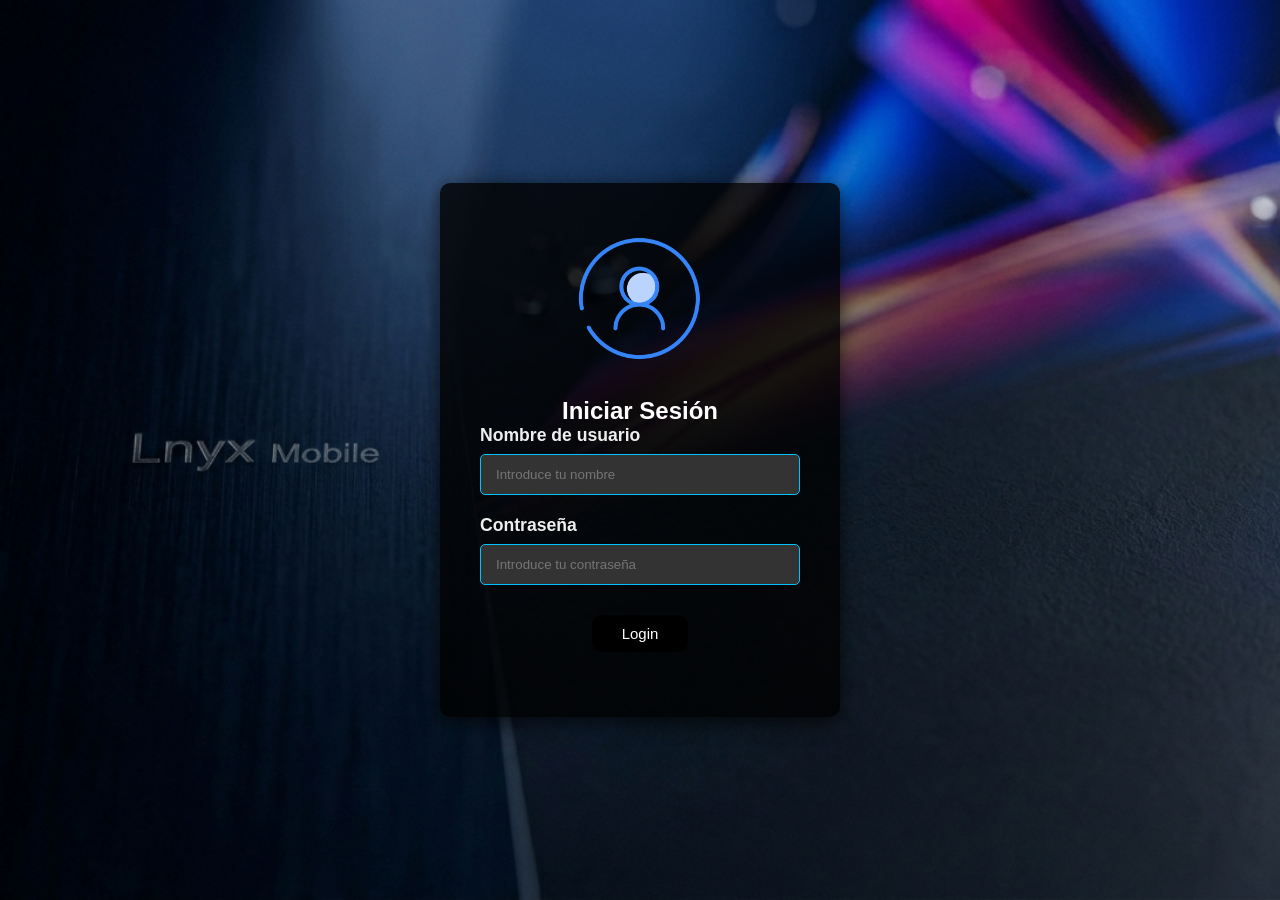
<file: index.html>
<!DOCTYPE html>
<html lang="en">
<head>
    <meta charset="UTF-8">
    <meta name="viewport" content="width=device-width, initial-scale=1.0">
    <title>Login</title>
    <link rel="stylesheet" href="css/estilos.css">
</head>
<body>
    <main class="login">
        <section class="seccion-login">
            <div class="formulario-login"> 
                <img src="recursos/user-icono.png" height="150" width="150" alt="icono de usuario"> 
                <h2>Iniciar Sesión</h2>
                <div class="campo-login">
                    <label for="username"><b>Nombre de usuario</b></label>
                    <input type="text" id="username" placeholder="Introduce tu nombre" required>
                </div>
                <div class="campo-login">
                    <label for="password"><b>Contraseña</b></label>
                    <input type="password" id="password" placeholder="Introduce tu contraseña" required>
                </div>
                <button type="button" onclick="verificarLogin()" class="boton-comprar">Login</button>
                <p id="mensajeError" class="mensaje-error"></p> 
            </div>
        </section>
    </main>
    <script src="js/script.js"></script>
</body>
</html>
</file>
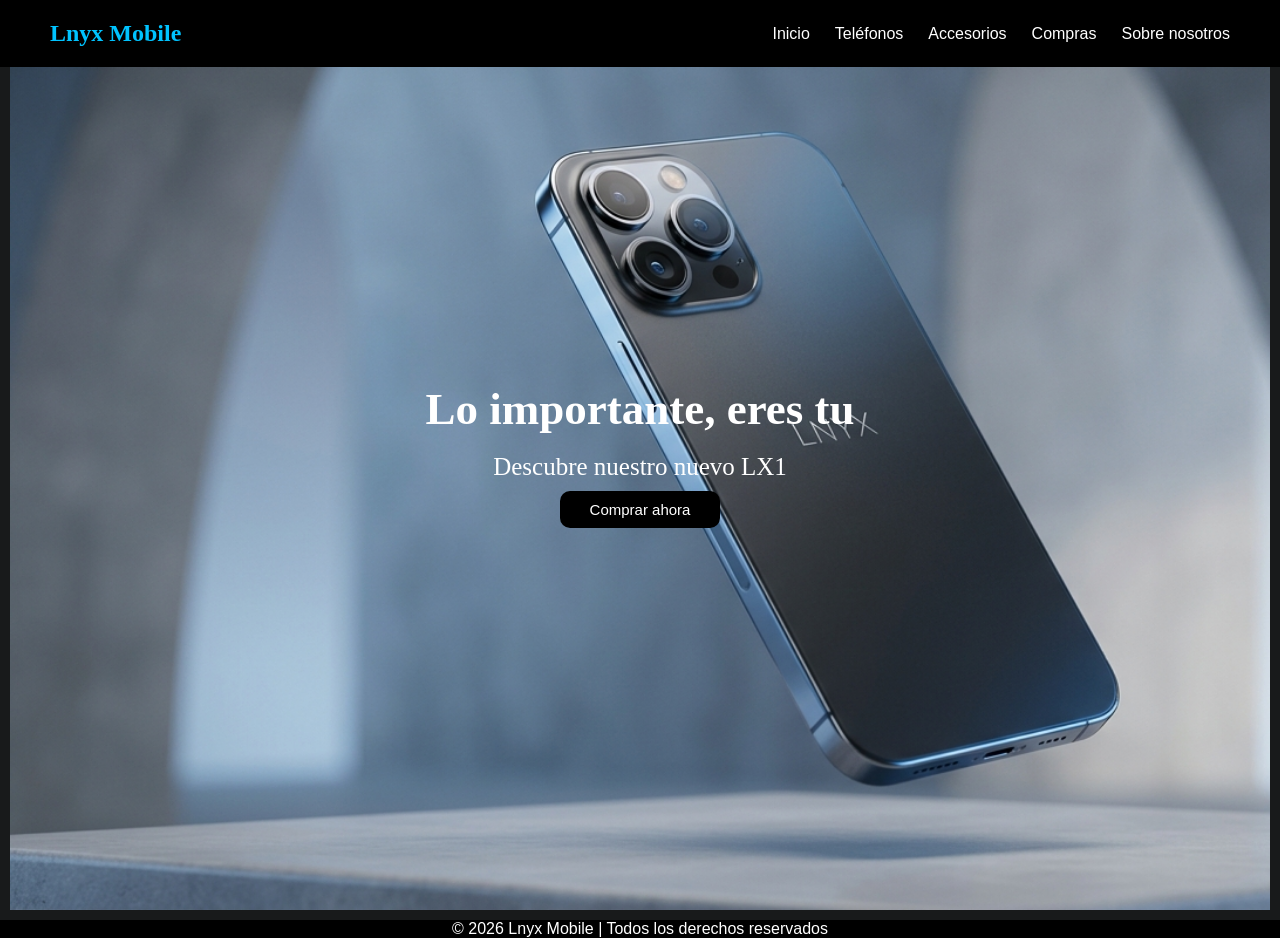
<file: html/index.html>
<!DOCTYPE html>
<html lang="es">
<head>
    <meta charset="UTF-8">
    <meta name="viewport" content="width=device-width, initial-scale=1.0">
    <title>Lnyx Mobile</title>
    <link rel="stylesheet" href="../css/estilos.css">
</head>
<body>

    <div id="barraNavegacion"></div>

    <section class="principal">
        <div>
        <h1 >Lo importante, eres tu</h1>
        <br>
        <p>Descubre nuestro nuevo LX1</p>
        <button onclick="window.location.href='telefono-principal.html'" id="boton-comprarPrincipal" class="boton-comprar">Comprar ahora</button>
        </div>
    </section>

    <section>
        <div>
            
        </div>
    </section>

    <div id="piePagina"></div>
    <script src="../js/script.js"></script>
</body>
</html>
</file>
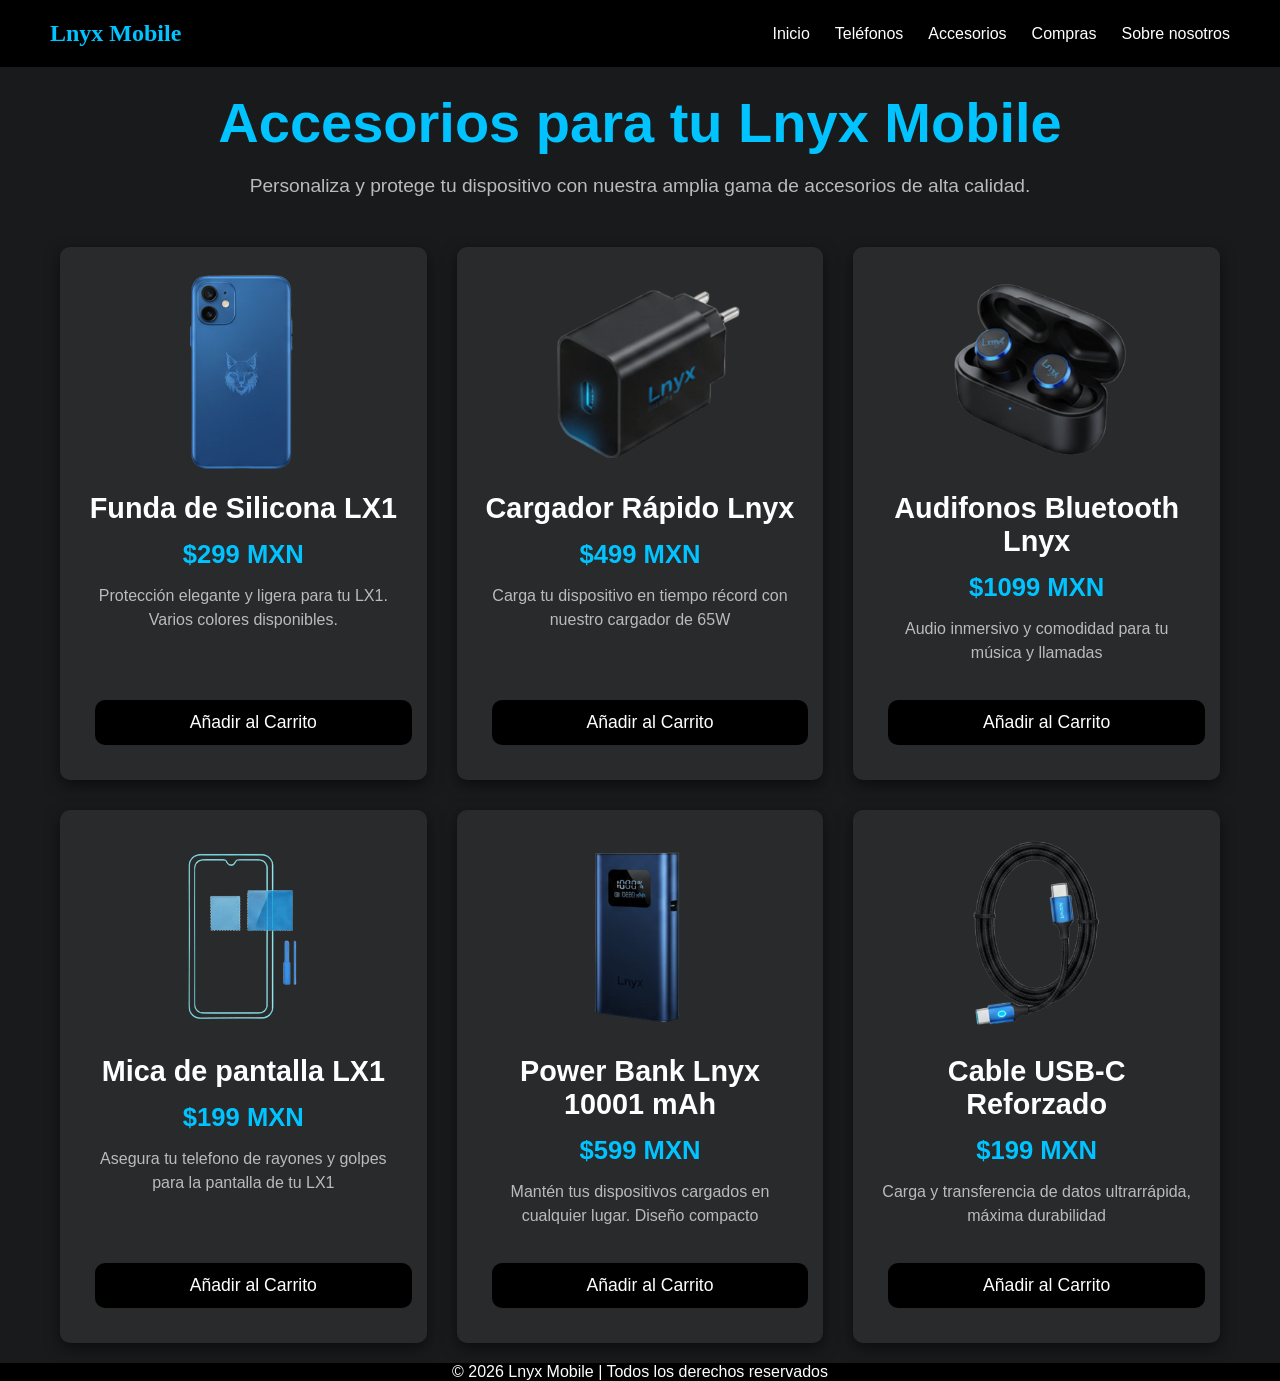
<file: html/accesorios.html>
<!DOCTYPE html>
<html lang="en">
<head>
    <meta charset="UTF-8">
    <meta name="viewport" content="width=device-width, initial-scale=1.0">
    <title>Accesorios</title>
    <link rel="stylesheet" href="../css/estilos.css">
</head>
<body>
    <div id="barraNavegacion"></div>
        <main>
            <section class="seccion-accesorios">
                
                <h1 class="titulo-seccion">Accesorios para tu Lnyx Mobile</h1>
                <p class="descripcion-seccion">Personaliza y protege tu dispositivo con nuestra amplia gama de accesorios de alta calidad.</p>

                <div class="galeria-accesorios">
                    <article class="accesorio-item">
                        <img src="../recursos/funda.png" alt="Funda protectora para Lnyx LX1">
                        <h3>Funda de Silicona LX1</h3>
                        <p class="precio">$299 MXN</p>
                        <p class="mini-descripcion">Protección elegante y ligera para tu LX1. Varios colores disponibles.</p>
                        <button class="boton-comprar">Añadir al Carrito</button>
                    </article>

                    <article class="accesorio-item">
                        <img src="../recursos/cargador.png" alt="Cargador Lnyx">
                        <h3>Cargador Rápido Lnyx</h3>
                        <p class="precio">$499 MXN</p>
                        <p class="mini-descripcion">Carga tu dispositivo en tiempo récord con nuestro cargador de 65W</p>
                        <button class="boton-comprar">Añadir al Carrito</button>
                    </article>

                    <article class="accesorio-item">
                        <img src="../recursos/audifonos.png" alt="Audifonos Bluetooth Lnyx">
                        <h3>Audifonos Bluetooth Lnyx </h3>
                        <p class="precio">$1099 MXN</p>
                        <p class="mini-descripcion">Audio inmersivo y comodidad para tu música y llamadas</p>
                        <button class="boton-comprar">Añadir al Carrito</button>
                    </article>

                    <article class="accesorio-item">
                        <img src="../recursos/mica.png" alt="Mica Lnyx LX1">
                        <h3>Mica de pantalla LX1</h3>
                        <p class="precio">$199 MXN</p>
                        <p class="mini-descripcion">Asegura tu telefono de rayones y golpes para la pantalla de tu LX1 </p>
                        <button class="boton-comprar">Añadir al Carrito</button>
                    </article>

                    <article class="accesorio-item">
                        <img src="../recursos/powerbank.png" alt="Power Bank Lnyx de 10001 mAh">
                        <h3>Power Bank Lnyx 10001 mAh</h3>
                        <p class="precio">$599 MXN</p>
                        <p class="mini-descripcion">Mantén tus dispositivos cargados en cualquier lugar. Diseño compacto</p>
                        <button class="boton-comprar">Añadir al Carrito</button>
                    </article>

                    <article class="accesorio-item">
                        <img src="../recursos/cable.png" alt="Cable USB-C Lnyx">
                        <h3>Cable USB-C Reforzado</h3>
                        <p class="precio">$199 MXN</p>
                        <p class="mini-descripcion">Carga y transferencia de datos ultrarrápida, máxima durabilidad</p>
                        <button class="boton-comprar">Añadir al Carrito</button>
                    </article>
                </div>
            </section>
        </main>

    <div id="piePagina"></div>
    <script src="../js/script.js"></script>
</body>
</html>
</file>
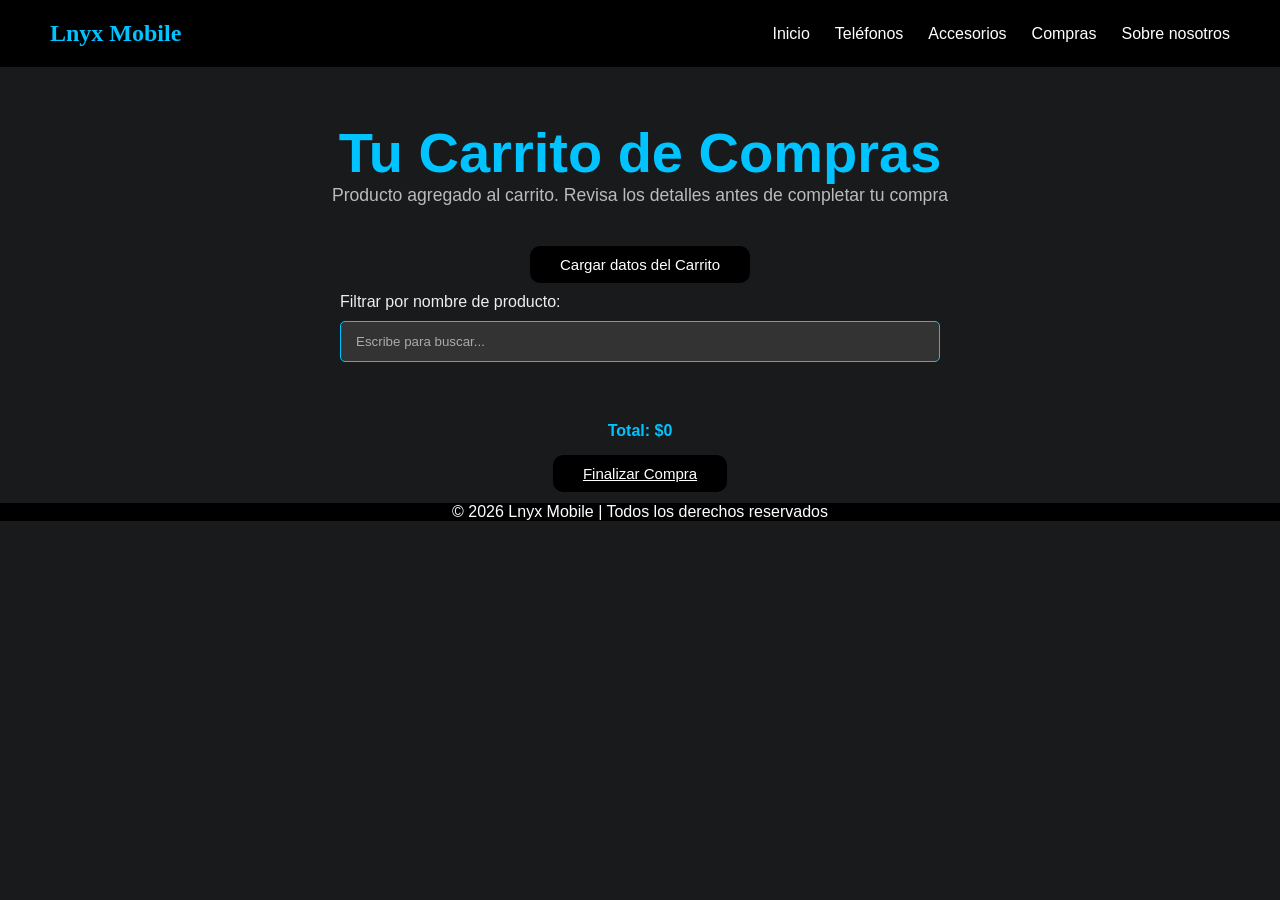
<file: html/carrito.html>
<!DOCTYPE html>
<html lang="es">
<head>
    <meta charset="UTF-8">
    <meta name="viewport" content="width=device-width, initial-scale=1.0">
    <title>Lnyx Mobile - Carrito de Compras</title>
    <link rel="stylesheet" href="../css/estilos.css">
</head>
<body>
    <div id="barraNavegacion"></div>
        <main>
            <section class="seccion-carrito" style="margin-top: 100px;">
                <h1 class="titulo-carrito">Tu Carrito de Compras</h1>
                <p class="descripcion-carrito">Producto agregado al carrito. Revisa los detalles antes de completar tu compra</p>
              
                <button onclick="cargar()" class="boton-comprar">Cargar datos del Carrito</button>
                
                <div class="contenedor-filtro">
                    <label for="filtroProducto">Filtrar por nombre de producto:</label>
                    <input type="text" id="filtroProducto" onkeyup="filtrarProductos()" placeholder="Escribe para buscar..." class="input-filtro">
                </div> 
              
                <div class="contenedor-tabla-carrito">
                    <table id="tablaCarrito" border="1" class="tabla-carrito"></table>
                </div>
              
                <div class="resumen-carrito">
                    <div class="total-carrito">Total: <span id="totalMonto">$0</span></div>
                     <div class="acciones-carrito">
                        <a href="https://www.youtube.com/watch?v=dQw4w9WgXcQ" class="boton-comprar">Finalizar Compra</a>
                    </div>
                </div>
            </section>
        </main>
    <div id="piePagina"></div>
    <script src="../js/script.js"></script>
</body>
</html>
</file>
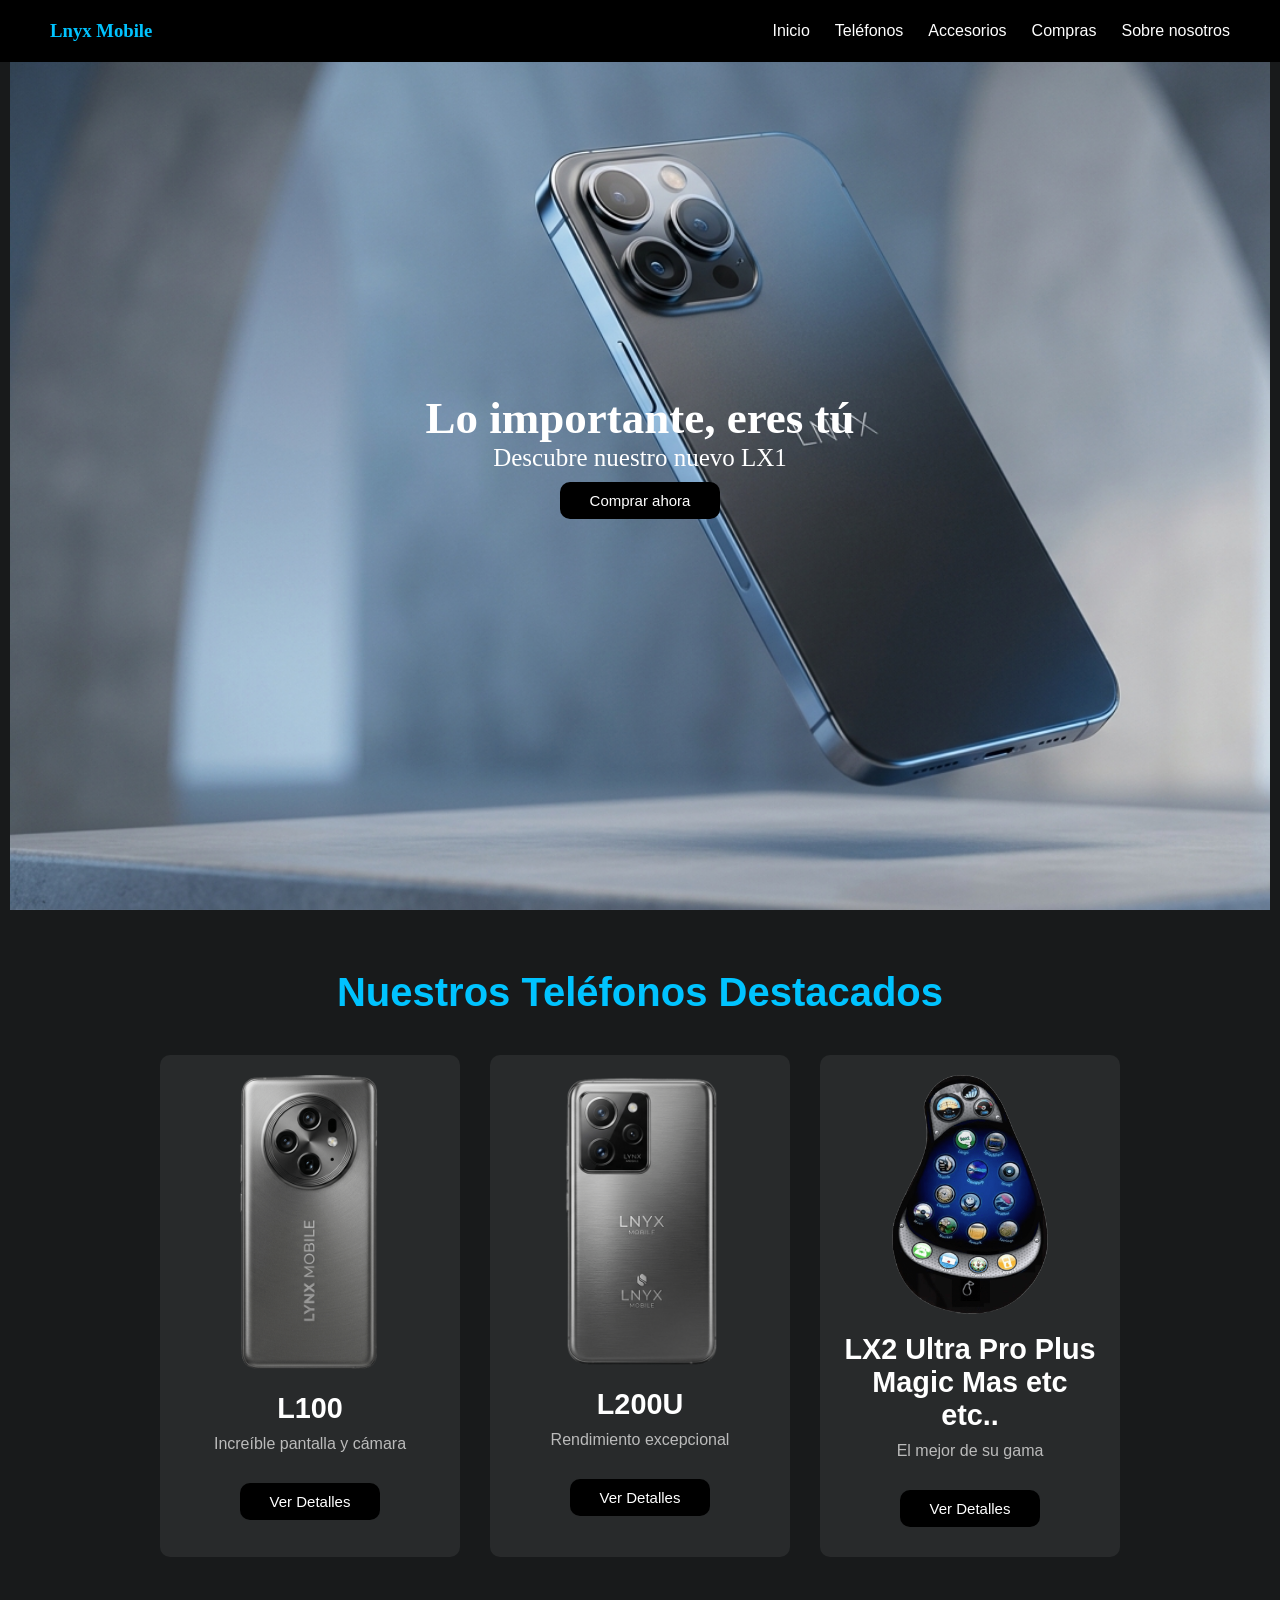
<file: html/feed.html>
<!DOCTYPE html>
<html lang="es">
<head>
    <meta charset="UTF-8">
    <meta name="viewport" content="width=device-width, initial-scale=1.0">
    <title>Lnyx Mobile</title>
    <link rel="stylesheet" href="../css/estilos.css">
        <nav id="barraNavegacion"></nav>
</head>
<body>
        <main>
            <section class="principal">
                <div>
                    <h1>Lo importante, eres tú</h1>
                    <p>Descubre nuestro nuevo LX1</p>
                    <button onclick="window.location.href='lx1.html'" id="boton-comprarPrincipal" class="boton-comprar">Comprar ahora</button>
                </div>
            </section>

            <section class="destacados">
                <h2>Nuestros Teléfonos Destacados</h2>
                <div class="galeria-telefonos">
                    <article class="telefono-item">
                        <img src="../recursos/L100.png" alt="Modelo L100">
                        <h3>L100</h3>
                        <p>Increíble pantalla y cámara</p>
                        <button class="boton-comprar">Ver Detalles</button>
                    </article>
                    <article class="telefono-item">
                        <img src="../recursos/L200U.png" alt="Modelo L200U">
                        <h3>L200U</h3>
                        <p>Rendimiento excepcional</p>
                        <button class="boton-comprar">Ver Detalles</button>
                    </article>
                    <article class="telefono-item">
                        <img src="../recursos/LX2u.png" alt="Modelo LX2u">
                        <h3>LX2 Ultra Pro Plus Magic Mas etc etc..</h3>
                        <p>El mejor de su gama</p>
                        <button class="boton-comprar">Ver Detalles</button>
                    </article>
                </div>
            </section>
        </main>
    <div id="piePagina"></div>
    <script src="../js/script.js"></script>
</body>
</html>
</file>
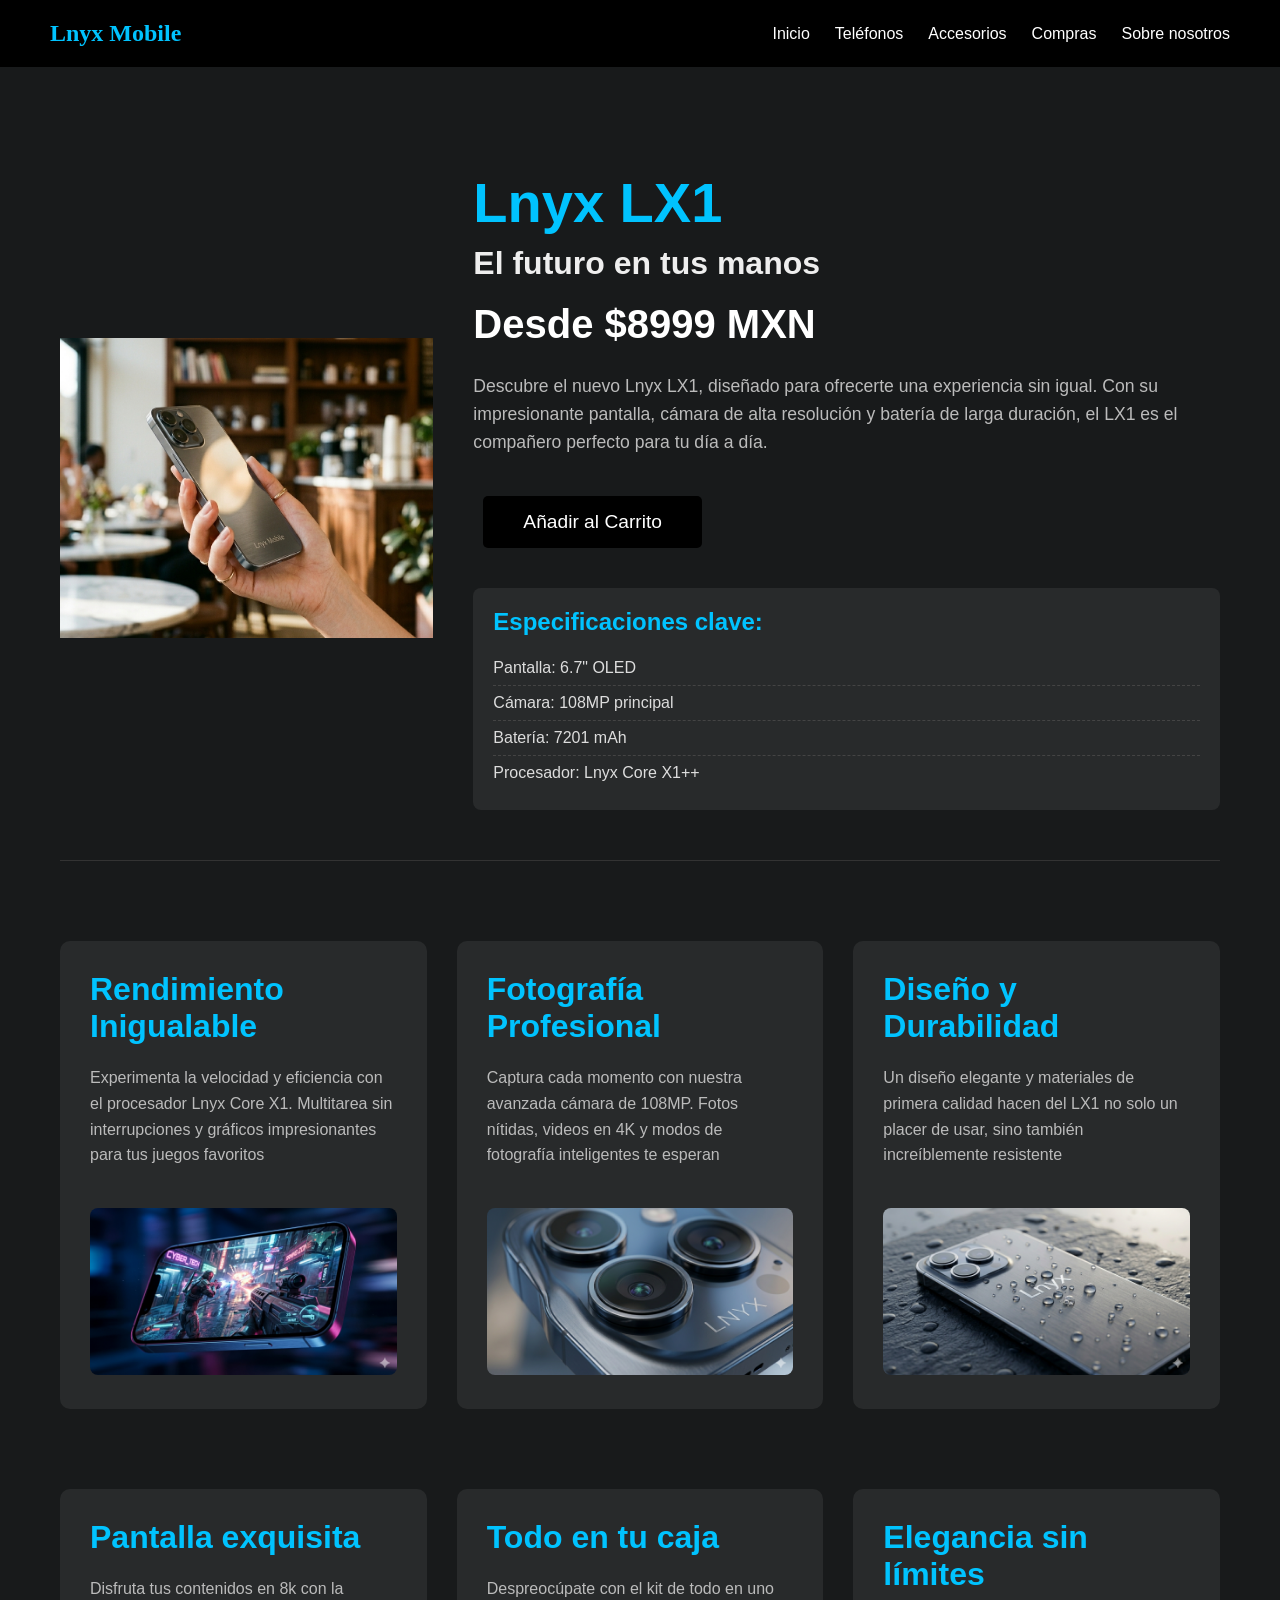
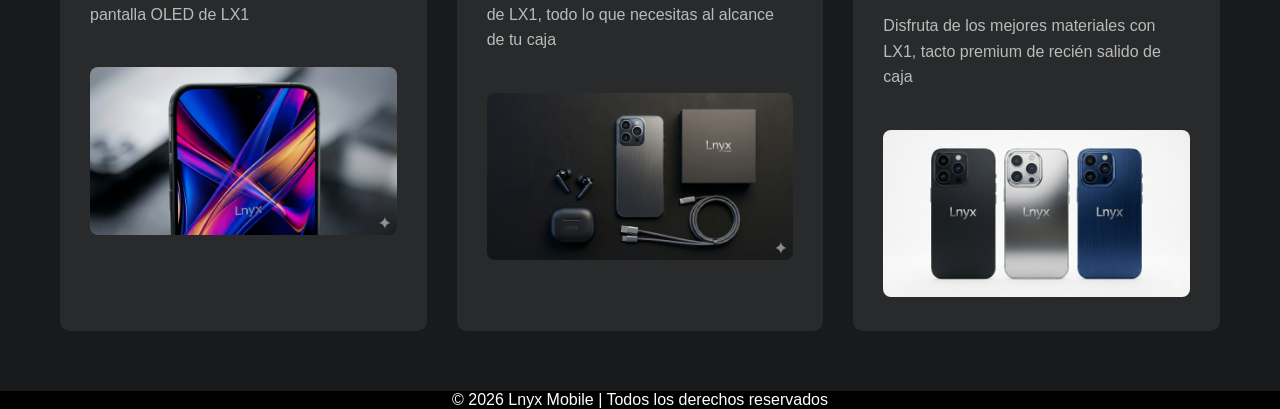
<file: html/lx1.html>
<!DOCTYPE html>
<html lang="es">
<head>
    <meta charset="UTF-8">
    <meta name="viewport" content="width=device-width, initial-scale=1.0">
    <title>Lnyx Mobile - LX1</title>
    <link rel="stylesheet" href="../css/estilos.css">
</head>
<body class="body-index">
    <div id="barraNavegacion"></div>

    <main>
        <article class="pagina-producto"> 
            <section class="vista-general-producto"> 
                <div class="imagen-producto"> 
                    <img src="../recursos/lx1-principal.png" alt="Teléfono Lnyx LX1" id="telefono-img">
                </div>
                <div class="info-producto"> 
                    <h1>Lnyx LX1</h1>
                    <h2>El futuro en tus manos</h2>
                    <p class="precio">Desde $8999 MXN</p> 
                    <p class="descripcion"> Descubre el nuevo Lnyx LX1, diseñado para ofrecerte una experiencia sin igual. 
                    Con su impresionante pantalla, cámara de alta resolución y batería de larga duración, el LX1 es el compañero perfecto para tu día a día.
                    </p>
                    <button onclick="window.location.href='carrito.html'" class="boton-comprar">Añadir al Carrito</button>
                    
                    <div class="especs-mini"> 
                        <h3>Especificaciones clave:</h3>
                        <ul>
                            <li>Pantalla: 6.7" OLED</li>
                            <li>Cámara: 108MP principal</li>
                            <li>Batería: 7201 mAh</li>
                            <li>Procesador: Lnyx Core X1++</li>
                        </ul>
                    </div>
                </div>
            </section>

            <section class="detalles-producto"> 
                <div class="bloque-detalle">
                    <h2>Rendimiento Inigualable</h2>
                    <p>Experimenta la velocidad y eficiencia con el procesador Lnyx Core X1. Multitarea sin interrupciones y gráficos impresionantes para tus juegos favoritos</p>
                    <img src="../recursos/lx1-rendimiento.png" alt="imagen de lx1 en juegos" id="rendimiento-imagen">
                </div>

                <div class="bloque-detalle">
                    <h2>Fotografía Profesional</h2>
                    <p>Captura cada momento con nuestra avanzada cámara de 108MP. Fotos nítidas, videos en 4K y modos de fotografía inteligentes te esperan</p>
                    <img src="../recursos/lx1-camara.png" alt="acercamiento a la camara profesional de LX1">
                </div>

                <div class="bloque-detalle"> 
                    <h2>Diseño y Durabilidad</h2>
                    <p>Un diseño elegante y materiales de primera calidad hacen del LX1 no solo un placer de usar, sino también increíblemente resistente</p>
                    <img src="../recursos/lx1-resistencia.png" alt="lx1 en pruebas con aguita">
                </div>
            </section>

            <section class="detalles-producto">
                <div class="bloque-detalle"> 
                    <h2>Pantalla exquisita</h2>
                    <p>Disfruta tus contenidos en 8k con la pantalla OLED de LX1 </p>
                    <img src="../recursos/lx1-pantalla.png" alt="pantalla de lx1 con maximo brillo"> 
                </div>

                <div class="bloque-detalle"> 
                    <h2>Todo en tu caja</h2>
                    <p>Despreocúpate con el kit de todo en uno de LX1, todo lo que necesitas al alcance de tu caja </p>
                    <img src="../recursos/lx1-accesorios.png" alt="Accesorios incluidos con LX1"> 
                </div>

                <div class="bloque-detalle"> 
                    <h2>Elegancia sin límites</h2>
                    <p>Disfruta de los mejores materiales con LX1, tacto premium de recién salido de caja</p>
                    <img src="../recursos/lx1-colores.png" alt="Variantes de color del LX1"> 
                </div>
            </section>
        </article>
    </main>

    <div id="piePagina"></div>
    <script src="../js/script.js"></script>
</body>
</html>
</file>
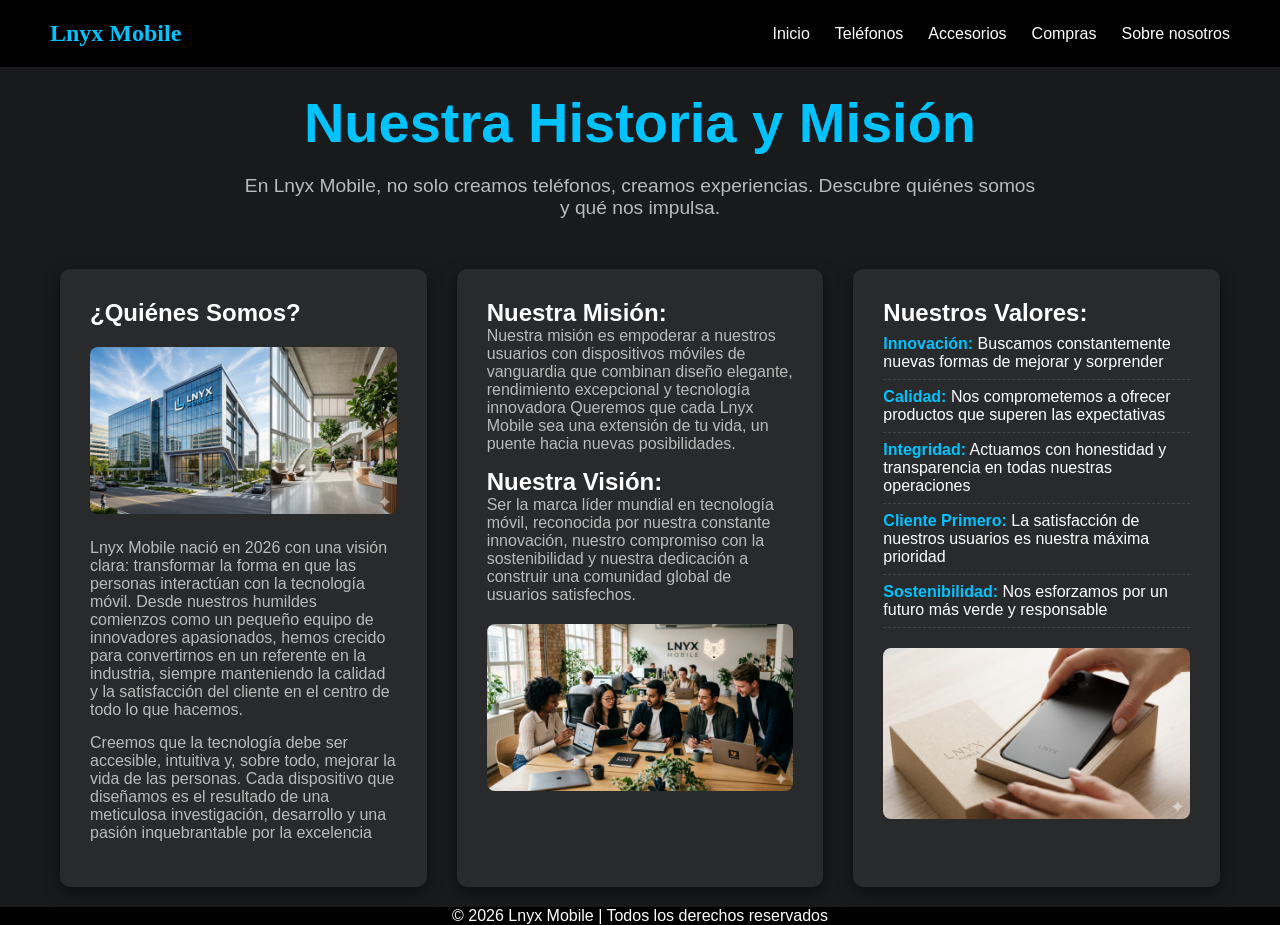
<file: html/sobre.html>
<!DOCTYPE html>
<html lang="en">
<head>
    <meta charset="UTF-8">
    <meta name="viewport" content="width=device-width, initial-scale=1.0">
    <title>Sobre nosotros</title>
    <link rel="stylesheet" href="../css/estilos.css">
</head>
<body>
    <div id="barraNavegacion"></div>
        <main>
            <section class="seccion-sobre-nosotros">
                <h1 class="titulo-seccion">Nuestra Historia y Misión</h1>
                <p class="descripcion-seccion">
                    En Lnyx Mobile, no solo creamos teléfonos, creamos experiencias. Descubre quiénes somos y qué nos impulsa.
                </p>

                <div class="contenido-sobre-nosotros">
                    <article class="bloque-historia">
                        <h2>¿Quiénes Somos?</h2>
                        <img src="../recursos/oficinas.png" alt="Oficinas Lnyx Mobile desde fuera">
                        <p>
                            Lnyx Mobile nació en 2026 con una visión clara: transformar la forma en que las personas interactúan con la tecnología móvil.
                            Desde nuestros humildes comienzos como un pequeño equipo de innovadores apasionados, hemos crecido para convertirnos en un referente en la industria, siempre manteniendo la calidad y la satisfacción del cliente en el centro de todo lo que hacemos.
                        </p>
                        <p>
                            Creemos que la tecnología debe ser accesible, intuitiva y, sobre todo, mejorar la vida de las personas. 
                            Cada dispositivo que diseñamos es el resultado de una meticulosa investigación, desarrollo y una pasión inquebrantable por la excelencia
                        </p>
                    </article>

                    <article class="bloque-mision-vision">
                        <h2>Nuestra Misión:</h2>
                        <p>
                            Nuestra misión es empoderar a nuestros usuarios con dispositivos móviles de vanguardia que combinan diseño elegante, rendimiento excepcional y tecnología innovadora
                            Queremos que cada Lnyx Mobile sea una extensión de tu vida, un puente hacia nuevas posibilidades.
                        </p>

                        <h2>Nuestra Visión:</h2>
                        <p>
                            Ser la marca líder mundial en tecnología móvil, reconocida por nuestra constante innovación, nuestro compromiso con la sostenibilidad y nuestra dedicación a construir una comunidad global de usuarios satisfechos.
                        </p>
                        <img src="../recursos/trabajo.png" alt="Equipo de trabajo de Lynx">
                    </article>

                    <article class="bloque-valores">
                        <h2>Nuestros Valores:</h2>
                        <ul>
                            <li><span class="valor">Innovación:</span> Buscamos constantemente nuevas formas de mejorar y sorprender</li>
                            <li><span class="valor">Calidad:</span> Nos comprometemos a ofrecer productos que superen las expectativas</li>
                            <li><span class="valor">Integridad:</span> Actuamos con honestidad y transparencia en todas nuestras operaciones</li>
                            <li><span class="valor">Cliente Primero:</span> La satisfacción de nuestros usuarios es nuestra máxima prioridad</li>
                            <li><span class="valor">Sostenibilidad:</span> Nos esforzamos por un futuro más verde y responsable</li>
                        </ul>
                        <img src="../recursos/diseño-final.png" alt="">
                    </article>
                </div>
            </section>
        </main>

    <div id="piePagina"></div>
    <script src="../js/script.js"></script>
</body>
</html>
</file>
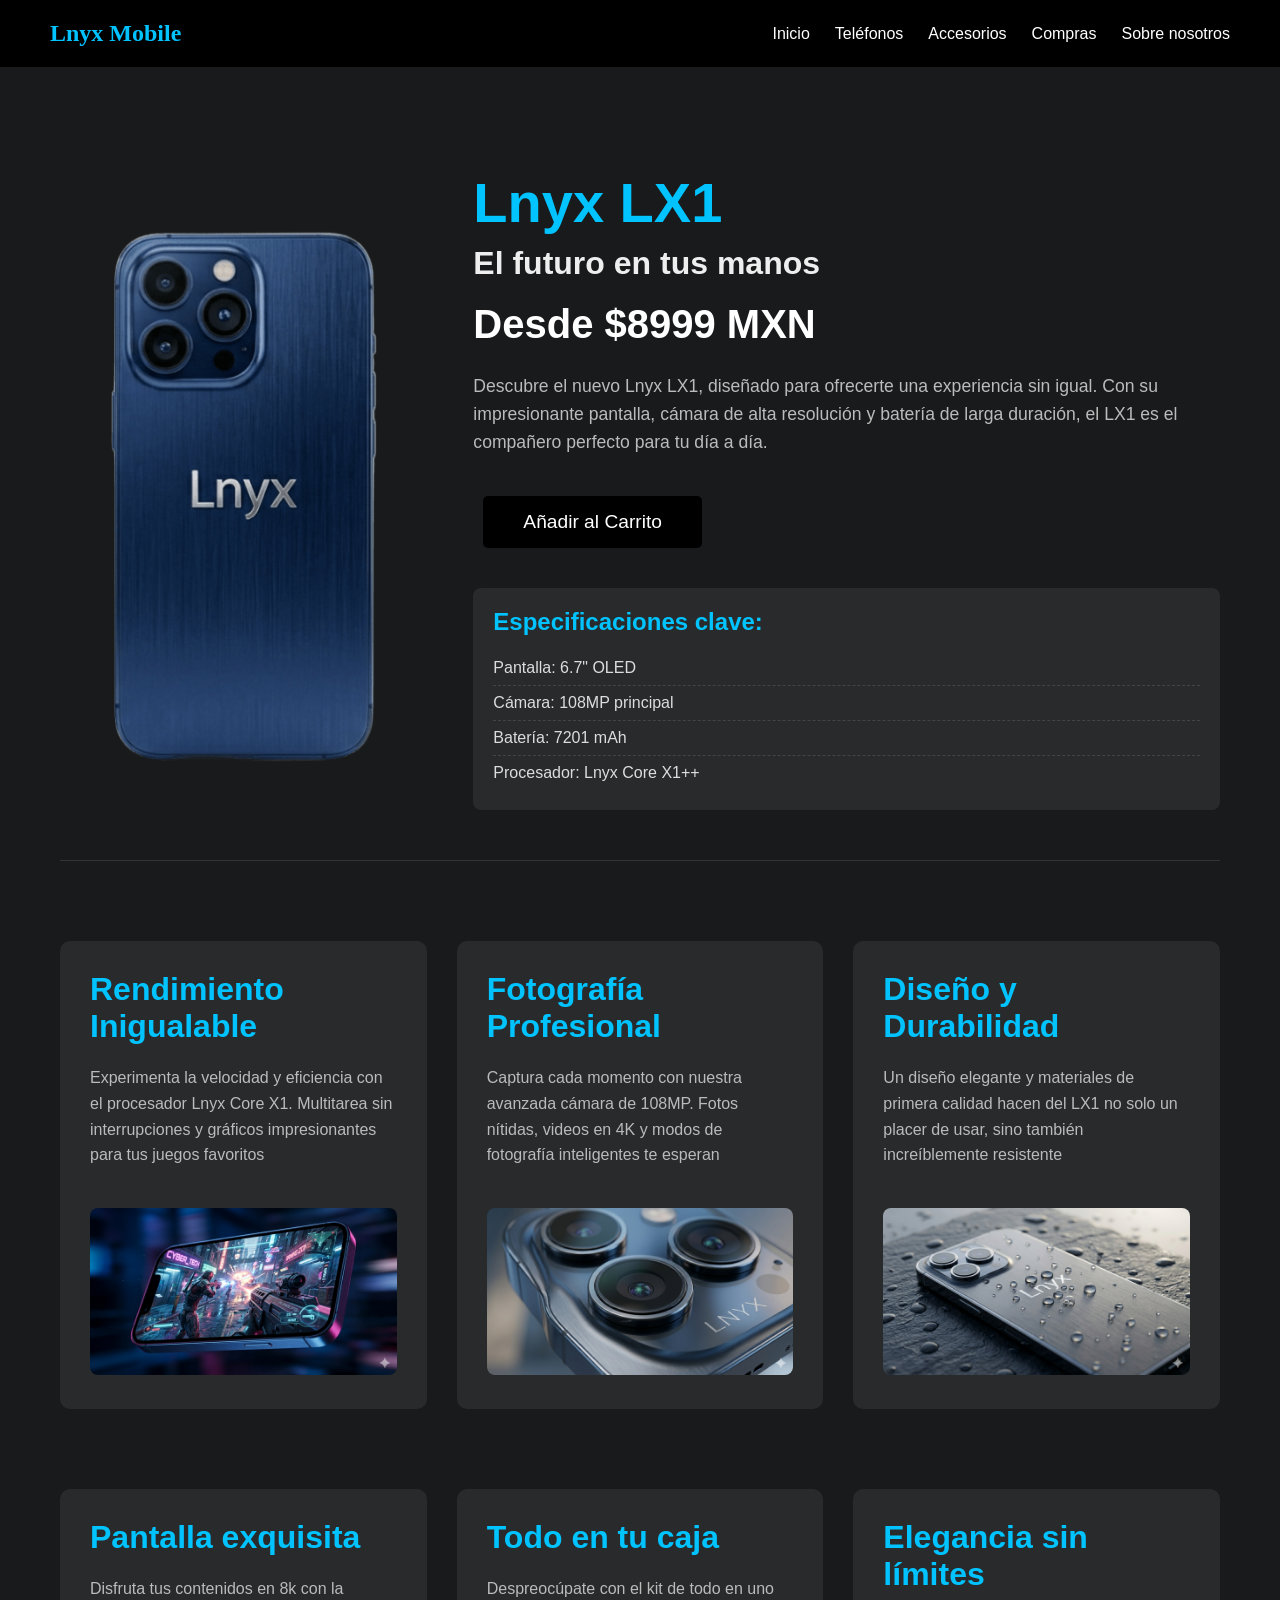
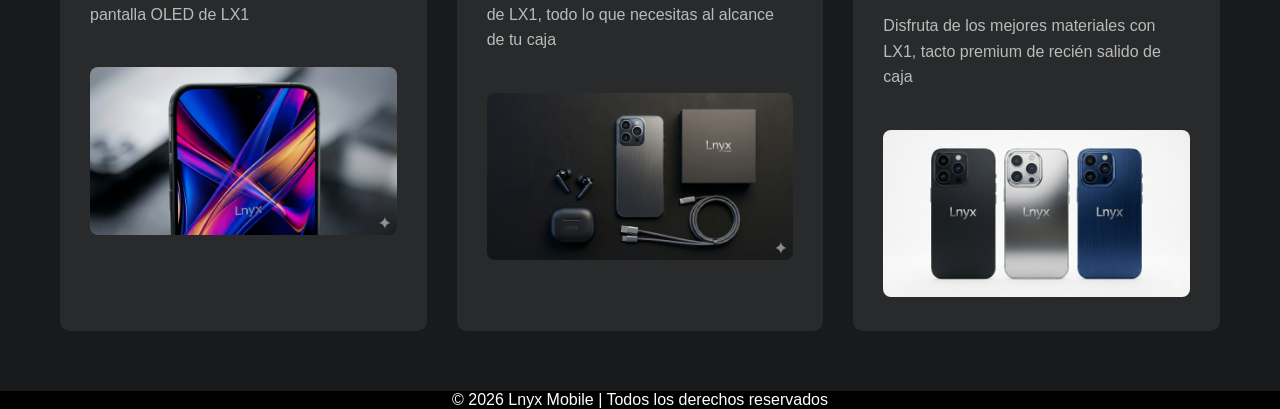
<file: html/telefono-principal.html>
<!DOCTYPE html>
<html lang="es">
<head>
    <meta charset="UTF-8">
    <meta name="viewport" content="width=device-width, initial-scale=1.0">
    <title>Lnyx Mobile - LX1</title>
    <link rel="stylesheet" href="../css/estilos.css">
</head>
<body class="body-index">
    <div id="barraNavegacion"></div>

    <main>
        <article class="pagina-producto"> 
            <section class="vista-general-producto"> 
                <div class="imagen-producto"> 
                    <img src="../recursos/lx1.png" alt="Teléfono Lnyx LX1" id="telefono-img">
                </div>
                <div class="info-producto"> 
                    <h1>Lnyx LX1</h1>
                    <h2>El futuro en tus manos</h2>
                    <p class="precio">Desde $8999 MXN</p> 
                    <p class="descripcion"> Descubre el nuevo Lnyx LX1, diseñado para ofrecerte una experiencia sin igual. 
                    Con su impresionante pantalla, cámara de alta resolución y batería de larga duración, el LX1 es el compañero perfecto para tu día a día.
                    </p>
                    <button onclick="window.location.href='carrito.html'" class="boton-comprar">Añadir al Carrito</button>
                    
                    <div class="especs-mini"> 
                        <h3>Especificaciones clave:</h3>
                        <ul>
                            <li>Pantalla: 6.7" OLED</li>
                            <li>Cámara: 108MP principal</li>
                            <li>Batería: 7201 mAh</li>
                            <li>Procesador: Lnyx Core X1++</li>
                        </ul>
                    </div>
                </div>
            </section>

            <section class="detalles-producto"> 
                <div class="bloque-detalle">
                    <h2>Rendimiento Inigualable</h2>
                    <p>Experimenta la velocidad y eficiencia con el procesador Lnyx Core X1. Multitarea sin interrupciones y gráficos impresionantes para tus juegos favoritos</p>
                    <img src="../recursos/lx1-rendimiento.png" alt="imagen de lx1 en juegos" id="rendimiento-imagen">
                </div>

                <div class="bloque-detalle">
                    <h2>Fotografía Profesional</h2>
                    <p>Captura cada momento con nuestra avanzada cámara de 108MP. Fotos nítidas, videos en 4K y modos de fotografía inteligentes te esperan</p>
                    <img src="../recursos/lx1-camara.png" alt="acercamiento a la camara profesional de LX1">
                </div>

                <div class="bloque-detalle"> 
                    <h2>Diseño y Durabilidad</h2>
                    <p>Un diseño elegante y materiales de primera calidad hacen del LX1 no solo un placer de usar, sino también increíblemente resistente</p>
                    <img src="../recursos/lx1-resistencia.png" alt="lx1 en pruebas con aguita">
                </div>
            </section>

            <section class="detalles-producto">
                <div class="bloque-detalle"> 
                    <h2>Pantalla exquisita</h2>
                    <p>Disfruta tus contenidos en 8k con la pantalla OLED de LX1 </p>
                    <img src="../recursos/lx1-pantalla.png" alt="pantalla de lx1 con maximo brillo"> 
                </div>

                <div class="bloque-detalle"> 
                    <h2>Todo en tu caja</h2>
                    <p>Despreocúpate con el kit de todo en uno de LX1, todo lo que necesitas al alcance de tu caja </p>
                    <img src="../recursos/lx1-accesorios.png" alt="Accesorios incluidos con LX1"> 
                </div>

                <div class="bloque-detalle"> 
                    <h2>Elegancia sin límites</h2>
                    <p>Disfruta de los mejores materiales con LX1, tacto premium de recién salido de caja</p>
                    <img src="../recursos/lx1-colores.png" alt="Variantes de color del LX1"> 
                </div>
            </section>
        </article>
    </main>

    <div id="piePagina"></div>
    <script src="../js/script.js"></script>
</body>
</html>
</file>
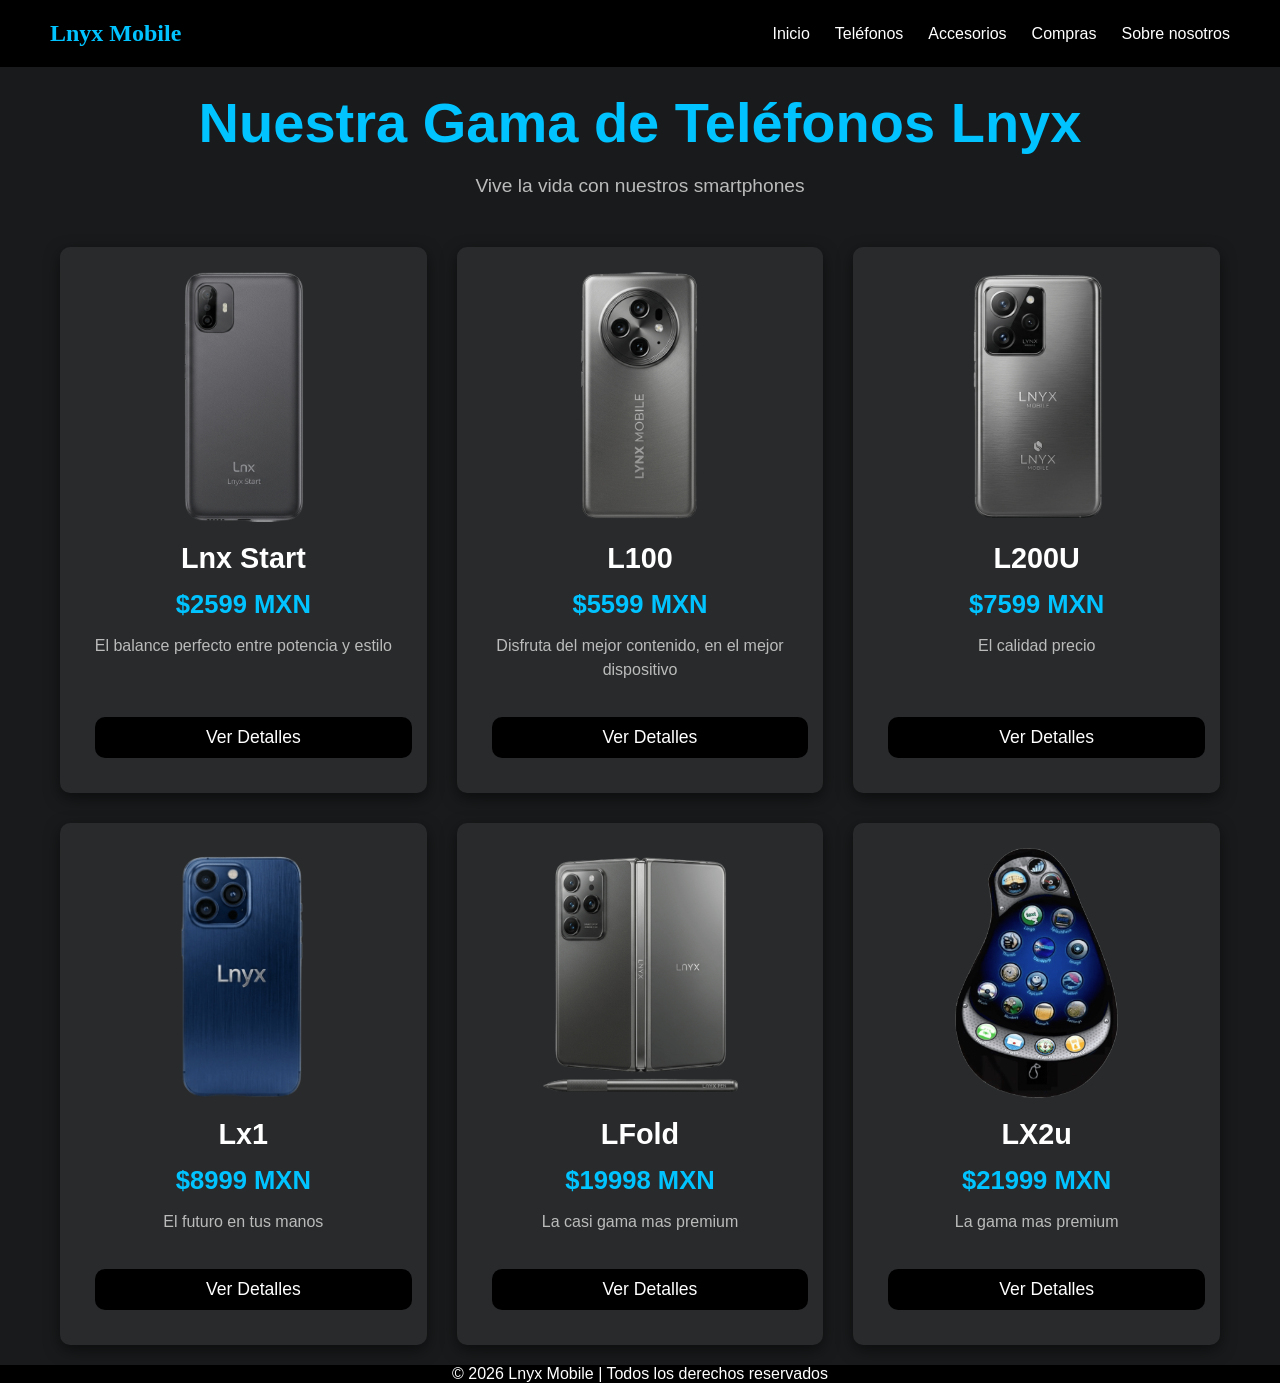
<file: html/telefonos.html>
<!DOCTYPE html>
<html lang="es">
<head>
    <meta charset="UTF-8">
    <meta name="viewport" content="width=device-width, initial-scale=1.0">
    <title>Telefonos</title>
    <link rel="stylesheet" href="../css/estilos.css">
</head>
<body>
    <div id="barraNavegacion"></div>
    
    <main>
        <section class="seccion-telefonos">
            <h1 class="titulo-seccion">Nuestra Gama de Teléfonos Lnyx</h1>
            <p class="descripcion-seccion">Vive la vida con nuestros smartphones</p>

            <div class="galeria-telefonos-catalogo">
                
                <article class="telefono-item-catalogo">
                    <img src="../recursos/Lnx-start.png" alt="Teléfono Lnx Start">
                    <h3>Lnx Start</h3>
                    <p class="precio">$2599 MXN</p>
                    <p class="mini-descripcion">El balance perfecto entre potencia y estilo</p>
                    <button onclick="window.location.href='carrito.html'" class="boton-comprar">Ver Detalles</button>
                </article>

                <article class="telefono-item-catalogo">
                    <img src="../recursos/L100.png" alt="Teléfono L100">
                    <h3>L100</h3>
                    <p class="precio">$5599 MXN</p>
                    <p class="mini-descripcion">Disfruta del mejor contenido, en el mejor dispositivo</p>
                    <button onclick="window.location.href='carrito.html'" class="boton-comprar">Ver Detalles</button>
                </article>

                <article class="telefono-item-catalogo">
                    <img src="../recursos/L200U.png" alt="Teléfono L200U">
                    <h3>L200U</h3>
                    <p class="precio">$7599 MXN</p>
                    <p class="mini-descripcion">El calidad precio</p>
                    <button onclick="window.location.href='carrito.html'" class="boton-comprar">Ver Detalles</button>
                </article>

                <article class="telefono-item-catalogo">
                    <img src="../recursos/lx1.png" alt="Teléfono Lx1">
                    <h3>Lx1</h3>
                    <p class="precio">$8999 MXN</p>
                    <p class="mini-descripcion">El futuro en tus manos</p>
                    <button onclick="window.location.href='lx1.html'" class="boton-comprar">Ver Detalles</button>
                </article>

                <article class="telefono-item-catalogo">
                    <img src="../recursos/LFold.png" alt="Teléfono LFold">
                    <h3>LFold</h3>
                    <p class="precio">$19998 MXN</p>
                    <p class="mini-descripcion">La casi gama mas premium</p>
                    <button onclick="window.location.href='carrito.html'" class="boton-comprar">Ver Detalles</button>
                </article>

                <article class="telefono-item-catalogo">
                    <img src="../recursos/LX2u.png" alt="Teléfono LX2u">
                    <h3>LX2u</h3>
                    <p class="precio">$21999 MXN</p>
                    <p class="mini-descripcion">La gama mas premium</p>
                    <button onclick="window.location.href='carrito.html'" class="boton-comprar">Ver Detalles</button>
                </article>

            </div>
        </section>
    </main>
    
    <div id="piePagina"></div>
    <script src="../js/script.js"></script>  
</body>
</html>
</file>
<file: css/estilos.css>
/* Total del documento*/
* {
    margin: 0;
    padding: 0;
    box-sizing: border-box;
}

body {
    font-family: Arial, sans-serif;
    background: #181a1b;
    color: white;
}

.body-index {
    padding-top: 100px;
}

/* barra de navegacion */

header {
    background: #000000;
    position: fixed;
    top: 0;
    left: 0;
    width: 100%;
    z-index: 100;
}

.barraNavegacion {
    display: flex;
    justify-content: space-between;
    align-items: center;
    padding: 20px 50px;
}

.links-barraNav {
    display: flex;
    list-style: none;
    gap: 25px;
}

.links-barraNav a {
    text-decoration: none;
    color: white;
}

.principal h1{
    font-size: 45px;
}

.principal p{
    font-size: 25px;
}

.logo {
    color: #00c3ff;
    font-family: 'Times New Roman', Times, serif;
}

/*seccion principal*/
.principal {
    background-image: url(../recursos/telefono-principal.png);
    background-repeat: no-repeat;
    background-size: cover;
    height: 100vh;
    display: flex;
    justify-content: center;
    align-items: center;
    text-align: center;
    font-family: 'Times New Roman', Times, serif;
    margin: 10px;  
}

.boton-comprar{
    padding: 10px 30px;
    color: rgb(255, 255, 255);
    border: none;
    border-radius: 10px;
    background: rgb(0, 0, 0);
    font-size: 15px;
    margin: 10px 10px 10px 10px;  
}

.boton-comprar:hover{
    background: #222;
}

.destacados {
    padding: 50px 20px;
    text-align: center;
}

.destacados h2 {
    font-size: 2.5em;
    margin-bottom: 40px;
    color: #00c3ff;
}

.galeria-telefonos {
    display: flex;
    justify-content: center;
    flex-wrap: wrap; 
    gap: 30px;
}

.telefono-item {
    background: #282a2b;
    border-radius: 10px;
    padding: 20px;
    width: 300px;
}

.telefono-item img {
    max-width: 60%;
    height: auto;
    border-radius: 5px;
    margin-bottom: 15px;
}

.telefono-item h3 {
    font-size: 1.8em;
    margin-bottom: 10px;
    color: #fff;
}

.telefono-item p {
    font-size: 1em;
    color: #bbb;
    margin-bottom: 20px;
}

/* pagina lx1 */
.pagina-producto { 
    padding-top: 80px;
    max-width: 1200px;
    margin: 0 auto;
    padding: 20px;
}

.vista-general-producto { 
    display: flex;
    flex-wrap: wrap; 
    gap: 40px;
    align-items: center;
    justify-content: center;
    padding: 50px 0;
    border-bottom: 1px solid #333;
    margin-bottom: 40px;
}

.imagen-producto { 
    flex: 1;
    min-width: 300px;
    text-align: center;
}

.imagen-producto img {
    max-width: 100%;
    height: auto;
    max-height: 550px; 
    object-fit: contain; 
    margin: 0; 
}

.info-producto { 
    flex: 2;
    min-width: 350px; /
}

.info-producto h1 {
    font-size: 3.5em;
    color: #00c3ff;
    margin-bottom: 10px;
}

.info-producto h2 {
    font-size: 2em;
    color: #eee;
    margin-bottom: 20px;
}

.info-producto .precio { 
    font-size: 2.5em;
    font-weight: bold;
    color: #fff;
    margin-bottom: 25px;
}

.info-producto .descripcion { 
    font-size: 1.1em;
    line-height: 1.6;
    color: #bbb;
    margin-bottom: 30px;
}

.info-producto .boton-comprar {
    padding: 15px 40px;
    font-size: 1.2em;
    border-radius: 5px;
}

.especs-mini { 
    background: #282a2b;
    padding: 20px;
    border-radius: 8px;
    margin-top: 30px;
}

.especs-mini h3 {
    color: #00c3ff;
    margin-bottom: 15px;
    font-size: 1.5em;
}

.especs-mini ul {
    list-style: none;
    padding: 0;
}

.especs-mini li {
    padding: 8px 0;
    border-bottom: 1px dashed #444;
    color: #ddd;
}

.especs-mini li:last-child {
    border-bottom: none;
}

.detalles-producto { 
    display: flex;
    flex-wrap: wrap;
    gap: 30px;
    justify-content: center;
    padding: 40px 0;
}

.bloque-detalle { 
    background: #282a2b;
    border-radius: 10px;
    padding: 30px;
    flex: 1;
    min-width: 300px;
    max-width: 45%; 
}

.bloque-detalle h2 {
    color: #00c3ff;
    font-size: 2em;
    margin-bottom: 20px;
}

.bloque-detalle p {
    color: #bbb;
    line-height: 1.6;
    margin-bottom: 20px;
}

.bloque-detalle img {
    max-width: 100%;
    height: auto;
    border-radius: 8px;
    margin-top: 20px;
}

/* accesorios */
.seccion-accesorios {
    padding-top: 80px; 
    max-width: 1200px;
    margin: 0 auto;
    padding: 20px;
    text-align: center;
}

.titulo-seccion {
    font-size: 3.5em;
    color: #00c3ff;
    margin-bottom: 20px;
    margin-top: 70px;
}

.descripcion-seccion {
    font-size: 1.2em;
    color: #bbb;
    margin-bottom: 50px;
    max-width: 800px;
    margin-left: auto;
    margin-right: auto;
}

.galeria-accesorios {
    display: grid;
    grid-template-columns: repeat(auto-fit, minmax(280px, 1fr)); 
    gap: 30px;
    justify-content: center;
}

.accesorio-item {
    background: #282a2b;
    border-radius: 10px;
    padding: 25px;
    box-shadow: 0 5px 15px rgba(0, 0, 0, 0.5);
    display: flex;
    flex-direction: column;
    justify-content: space-between; 
}

.accesorio-item:hover {
    box-shadow: 0 10px 25px rgba(0, 0, 0, 0.7);
    transform: translateY(-10px);
}

.accesorio-item img {
    max-width: 100%;
    height: 200px; 
    object-fit: contain; 
    border-radius: 5px;
    margin-bottom: 20px;
    margin-top: 0; 
    margin-left: auto;
    margin-right: auto;
    display: block; 
}

.accesorio-item h3 {
    font-size: 1.8em;
    color: #fff;
    margin-bottom: 15px;
}

.accesorio-item .precio {
    font-size: 1.6em;
    font-weight: bold;
    color: #00c3ff;
    margin-bottom: 15px;
}

.accesorio-item .mini-descripcion {
    font-size: 1em;
    color: #bbb;
    line-height: 1.5;
    margin-bottom: 25px;
    flex-grow: 1; 
}

.accesorio-item .boton-comprar {
    width: 100%;
    padding: 12px 0;
    font-size: 1.1em;
}

/* telefonos  */

.seccion-telefonos {
    padding-top: 80px; 
    max-width: 1200px;
    margin: 0 auto;
    padding: 20px;
    text-align: center;
}

.galeria-telefonos-catalogo { 
    display: grid;
    grid-template-columns: repeat(auto-fit, minmax(280px, 1fr)); 
    gap: 30px;
    justify-content: center;
}

.telefono-item-catalogo {
    background: #282a2b;
    border-radius: 10px;
    padding: 25px;
    box-shadow: 0 5px 15px rgba(0, 0, 0, 0.5);
    display: flex;
    flex-direction: column;
}

.telefono-item-catalogo:hover {
    transform: translateY(-10px);
    box-shadow: 0 10px 25px rgba(0, 0, 0, 0.7);
}

.telefono-item-catalogo img {
    max-width: 100%;
    height: 250px; 
    object-fit: contain; 
    border-radius: 5px;
    margin-bottom: 20px;
    margin-top: 0; 
    margin-left: auto;
    margin-right: auto;
    display: block; 
}

.telefono-item-catalogo h3 {
    font-size: 1.8em;
    color: #fff;
    margin-bottom: 15px;
}

.telefono-item-catalogo .precio {
    font-size: 1.6em;
    font-weight: bold;
    color: #00c3ff;
    margin-bottom: 15px;
}

.telefono-item-catalogo .mini-descripcion {
    font-size: 1em;
    color: #bbb;
    line-height: 1.5;
    margin-bottom: 25px;
    flex-grow: 1;
}

.telefono-item-catalogo .boton-comprar {
    width: 100%;
    font-size: 1.1em;
}

/* login */

.login {
    background-image: url(../recursos/fondo-login.png);
    background-repeat: no-repeat;
    background-size: cover;
    height: 100vh; 
    text-align: center;
    align-items: center;
}

.seccion-login {
    display: flex;
    justify-content: center;
    align-items: center;
    width: 100%;
    height: 100%;
}

.formulario-login {
    background-color: rgba(0, 0, 0, 0.8); 
    padding: 40px;
    border-radius: 10px;
    box-shadow: 0 5px 20px rgba(0, 0, 0, 0.7);
    text-align: center;
    max-width: 400px;
    width: 90%; 
}

.formulario-login img {
    margin-bottom: 20px;
    margin-top: 0;
}

.campo-login {
    margin-bottom: 20px;
    text-align: left;
}

.campo-login label {
    display: block; 
    margin-bottom: 8px;
    font-size: 1.1em;
    color: #eee;
}

.mensaje-error {
    color: #ff6b6b;
    margin-top: 15px;
    font-weight: bold;
}


.campo-login input[type="text"],
.campo-login input[type="password"] {
    width: 100%;
    padding: 12px 15px;
    border: 1px solid #00c3ff;
    border-radius: 5px;
    background-color: #333;
    color: white;
}


/* Carrito d compras */

.seccion-carrito {
    padding-top: 100px; 
    max-width: 1000px;
    margin: 0 auto;
    padding: 20px;
    text-align: center;
}

.contenedor-tabla-carrito {
    overflow-x: auto; 
    margin-bottom: 30px;
}

.titulo-carrito {
    font-size: 3.5em;
    color: #00c3ff;
}

.descripcion-carrito {
    font-size: 1.1em;
    color: #bbb;
    margin-bottom: 30px;
}

.tabla-carrito {
    width: 100%;
    border-collapse: collapse;
    margin: 0 auto;
    background-color: #282a2b;
    box-shadow: 0 5px 15px rgba(0, 0, 0, 0.5);
}

.tabla-carrito th, .tabla-carrito td {
    padding: 10px;
    border: 1px solid #333;
    text-align: left;
    color: white;
}

.tabla-carrito thead th {
    background-color: #000000;
    color: #00c3ff;
    font-weight: bold;
}

.total-carrito {
    color: #00c3ff;
    margin-bottom: 25px;
    font-weight: bold;
}

.acciones-carrito {
    flex-wrap: wrap; 
}

.contenedor-filtro {
    margin-bottom: 30px;
    text-align: left; 
    max-width: 600px; 
    margin-left: auto;
    margin-right: auto;
}

.contenedor-filtro label {
    display: block;
    margin-bottom: 10px;
    color: #eee;
}

.input-filtro {
    width: 100%;
    padding: 12px 15px;
    border: 1px solid #00c3ff;
    border-radius: 5px;
    background-color: #333;
    color: white;
    box-sizing: border-box;
}

.input-filtro::placeholder {
    color: #aaa;
}


/* sobre */
.seccion-sobre-nosotros {
    padding-top: 80px; 
    max-width: 1200px;
    margin: 0 auto;
    padding: 20px;
    text-align: center;
}

.contenido-sobre-nosotros {
    display: grid;
    grid-template-columns: repeat(auto-fit, minmax(300px, 1fr));
    gap: 30px;
    margin-top: 50px;
    text-align: left; 
}

.bloque-historia,
.bloque-mision-vision,
.bloque-valores {
    background: #282a2b;
    border-radius: 10px;
    padding: 30px;
    box-shadow: 0 5px 15px rgba(0, 0, 0, 0.5);
}

.bloque-valores ul {
    list-style: none;
    padding: 0;
}

.bloque-valores li {
    padding: 8px 0;
    border-bottom: 1px dashed #444;
}

.valor {
    color: #00c3ff;
    font-weight: bold;
}

.seccion-sobre-nosotros img {
    max-width: 100%;
    height: auto;
    border-radius: 8px;
    margin-top: 20px;
    margin-bottom: 25px;
    display: block;
    margin-left: auto;
    margin-right: auto;
}

.seccion-sobre-nosotros p {
    color: #bbb;
    margin-bottom: 15px;
}

/* pie de pagina */
footer {
    background: black;
    text-align: center;
    padding: 15;
    
}

/* Media queries */
@media (max-width: 992px) {
    .barraNavegacion {
        flex-direction: column; 
        padding: 15px 20px;
        align-items: center;
    }
    .links-barraNav {
        margin-top: 15px;
        flex-direction: column; 
        gap: 10px;
        width: 100%;
        text-align: center;
    }
    .links-barraNav li {
        width: 100%; 
    }
    .links-barraNav a {
        padding: 8px 0;
        display: block;
        background-color: #222; 
        border-radius: 5px;
    }
    .links-barraNav a:hover {
        background-color: #333;
    }

    .principal h1 {
        font-size: 3em;
    }
    .principal p {
        font-size: 1.5em;
    }
    .destacados h2 {
        font-size: 2em;
    }
    .galeria-telefonos { 
        flex-direction: column;
        align-items: center;
    }
    .telefono-item {
        width: 90%; 
        max-width: 350px;
    }

    .vista-general-producto {
        flex-direction: column;
        text-align: center;
    }
    .info-producto {
        min-width: auto; 
        padding: 0 15px; 
    }
    .info-producto h1 {
        font-size: 2.8em;
    }
    .info-producto h2 {
        font-size: 1.8em;
    }
    .info-producto .precio {
        font-size: 2.2em;
    }
    .info-producto .description {
        font-size: 1em;
    }
    .detalles-producto {
        flex-direction: column;
        align-items: center;
    }

    .titulo-seccion {
        font-size: 2.5em;
    }
    .descripcion-seccion {
        font-size: 1em;
        margin-bottom: 30px;
    }
    .galeria-accesorios,
    .galeria-telefonos-catalogo {
        grid-template-columns: 1fr;
    }
    .accesorio-item,
    .telefono-item-catalogo {
        max-width: 350px;
        margin-left: auto;
        margin-right: auto;
    }
    .accesorio-item img,
    .telefono-item-catalogo img {
        height: 180px; 
    }

    .seccion-carrito {
        padding-top: 80px;
        padding: 15px; 
    }
    .titulo-carrito {
        font-size: 2.5em;
    }
    .descripcion-carrito {
        font-size: 0.9em;
    }
    .tabla-carrito th, .tabla-carrito td {
        padding: 10px;
        font-size: 0.9em;
    }
    .total-carrito {
        font-size: 1.5em;
    }
    .acciones-carrito {
        flex-direction: column; 
        align-items: stretch; 
        gap: 10px;
    }
    .acciones-carrito .boton-comprar,
    .acciones-carrito .boton-continuar-compra {
        width: 100%;
    }

    .contenido-sobre-nosotros {
        grid-template-columns: 1fr; 
        gap: 20px;
    }
    .bloque-historia h2,
    .bloque-mision-vision h2,
    .bloque-valores h2 {
        font-size: 1.8em;
    }
    .bloque-historia p,
    .bloque-mision-vision p,
    .bloque-valores p,
    .bloque-valores li {
        font-size: 1em;
    }

    .formulario-login-contenedor {
        padding: 30px 20px; 
        max-width: 95%; 
    }
    .formulario-login-contenedor img {
        height: 120px;
        width: 120px;
    }
    .formulario-login-contenedor h2 {
        font-size: 2em;
        margin-bottom: 20px;
    }
    .campo-login label {
        font-size: 1em;
    }
    .campo-login input[type="text"],
    .campo-login input[type="password"] {
        padding: 10px 12px;
        font-size: 0.95em;
    }
    .formulario-login-contenedor .boton-comprar {
        padding: 12px;
        font-size: 1.1em;
    }
}
</file>
